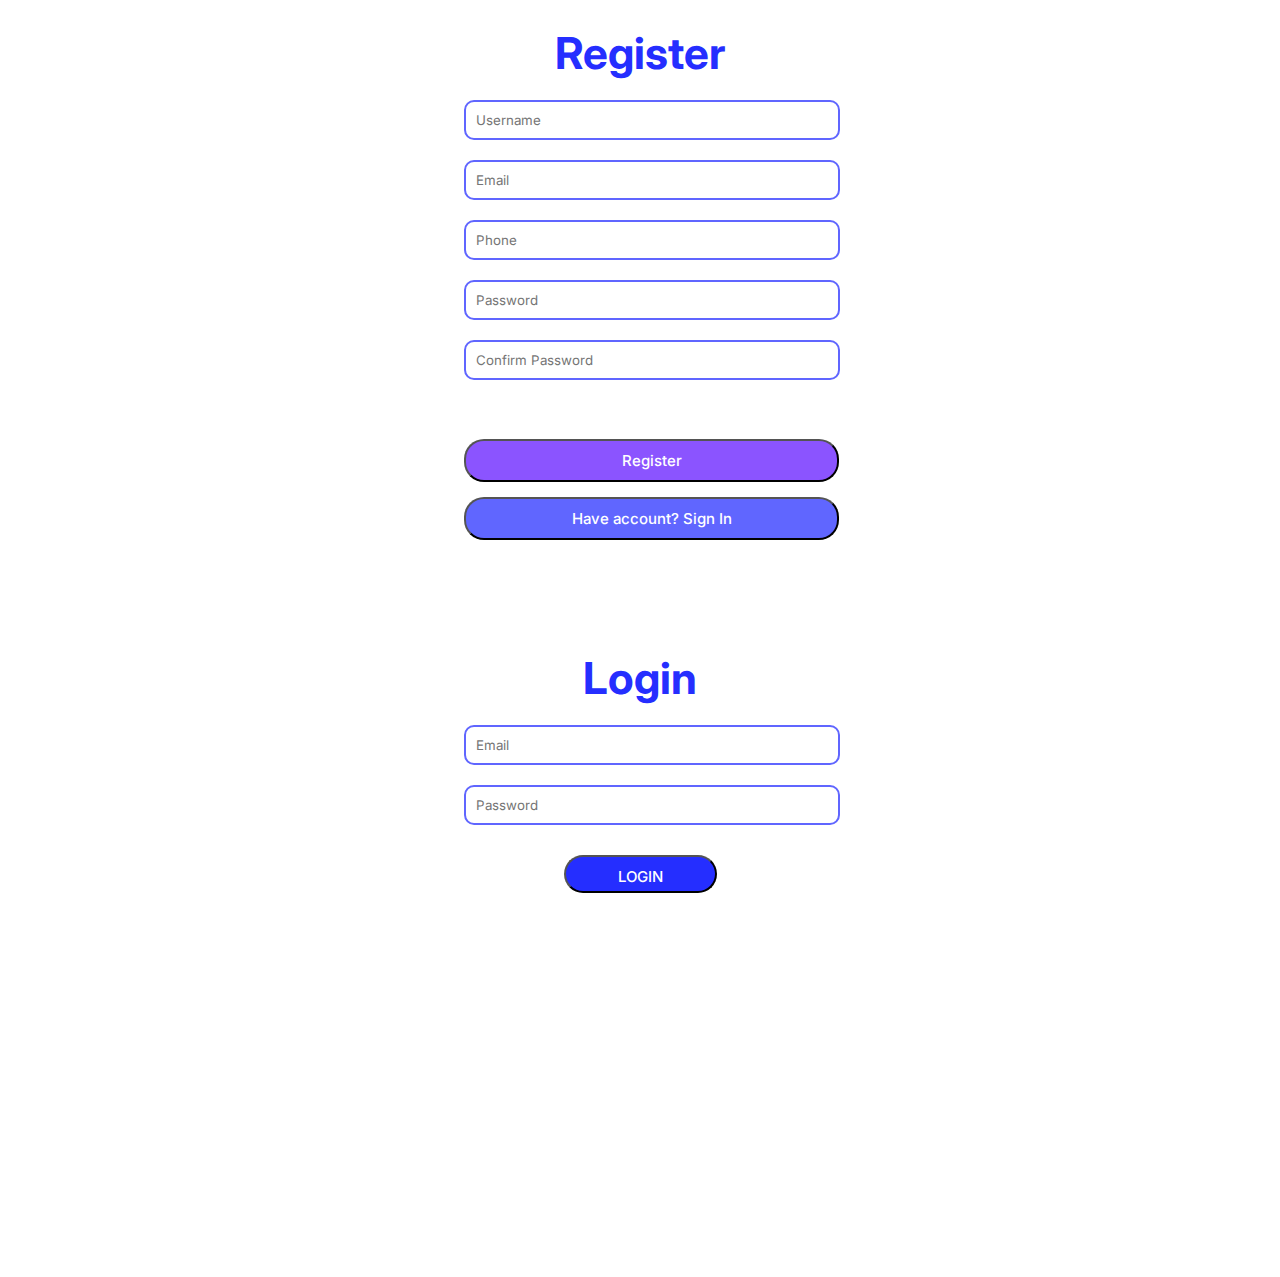
<file: Client/index.html>
<!DOCTYPE html>
<html lang="en">

<head>
    <meta charset="UTF-8">
    <meta name="viewport" content="width=device-width, initial-scale=1.0">
    <title>Document</title>
    <link rel="stylesheet" href="./style.css">
    <link rel="preconnect" href="https://fonts.googleapis.com">
    <link rel="preconnect" href="https://fonts.gstatic.com" crossorigin>
    <link href="https://fonts.googleapis.com/css2?family=Inter:wght@500;700&family=K2D:wght@400;700&display=swap"
        rel="stylesheet">
</head>

<body>
    <div class="registr_form">
        <h1>Register</h1>
        <input class="username" placeholder="Username" type="text">
        <input class="email" placeholder="Email" type="text">
        <input class="phone" placeholder="Phone" type="text">
        <input class="password" placeholder="Password" type="text">
        <input class="confirm_password" placeholder="Confirm Password" type="text">

        <button class="regist_button">Register</button>
        <button class="sign_in">Have account? Sign In</button>
    </div>

    <div class="auth_form">
        <h1>Login</h1>
        <input class="auth_email" placeholder="Email" type="text">
        <input class="auth_password" placeholder="Password" type="text">

        <button class="login_button">LOGIN</button>
    </div>

    <div> </div>

    <script src="./app.js"></script>
</body>

</html>
</file>
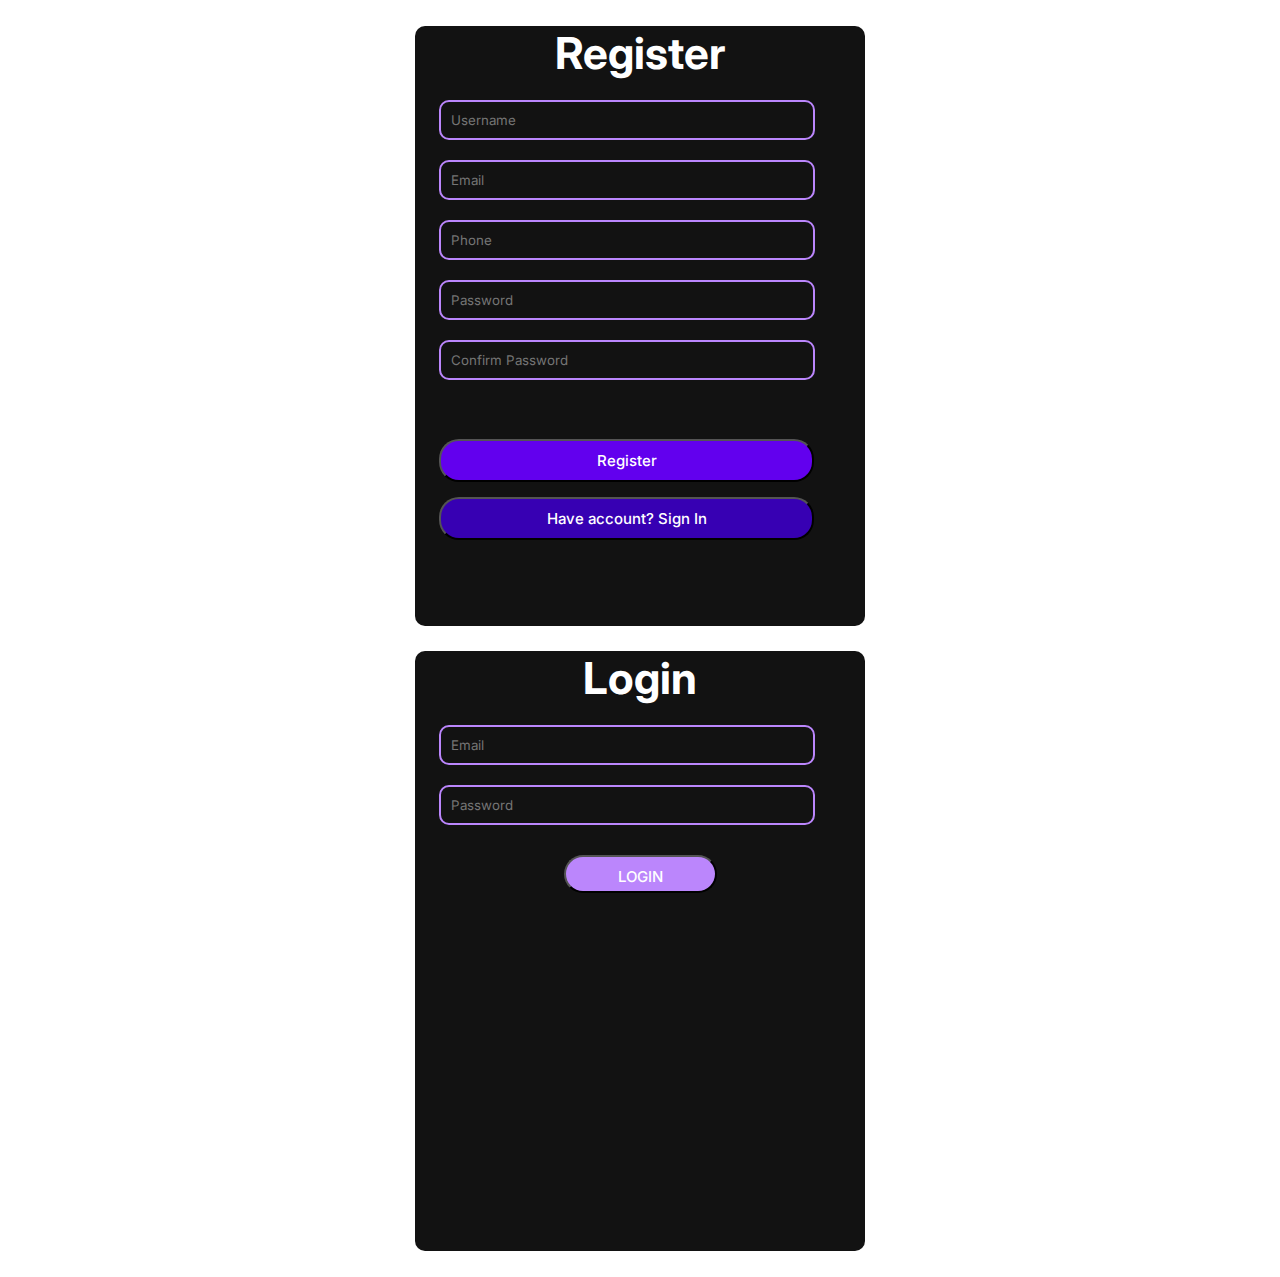
<file: Client/index2.html>
<!DOCTYPE html>
<html lang="en">

<head>
    <meta charset="UTF-8">
    <meta name="viewport" content="width=device-width, initial-scale=1.0">
    <title>Document</title>
    <link rel="stylesheet" href="./style2.css">
    <link rel="preconnect" href="https://fonts.googleapis.com">
    <link rel="preconnect" href="https://fonts.gstatic.com" crossorigin>
    <link href="https://fonts.googleapis.com/css2?family=Inter:wght@500;700&family=K2D:wght@400;700&display=swap"
        rel="stylesheet">
</head>

<body>
    <div class="registr_form">
        <h1>Register</h1>
        <input class="username" placeholder="Username" type="text">
        <input class="email" placeholder="Email" type="text">
        <input class="phone" placeholder="Phone" type="text">
        <input class="password" placeholder="Password" type="text">
        <input class="confirm_password" placeholder="Confirm Password" type="text">

        <button class="regist_button">Register</button>
        <button class="sign_in">Have account? Sign In</button>
    </div>

    <div class="auth_form">
        <h1>Login</h1>
        <input class="auth_email" placeholder="Email" type="text">
        <input class="auth_password" placeholder="Password" type="text">

        <button class="login_button">LOGIN</button>
    </div>

    <div> </div>

    <script src="./app2.js"></script>
</body>

</html>
</file>
<file: Client/style.css>
* {
    margin: 0;
    padding: 0;
    font-family: 'Inter';
    font-style: normal;
}

.registr_form, .auth_form {
    margin: 2% auto;
    width: 400px;
    height: 600px;
    border-radius: 10px;
    background: #FFF;
    display: flex;
    flex-direction: column;
}

h1 {
    color: #252EFF;
    font: 700 44px 'Inter';
    text-align: center;
}

input {
    width: 352px;
    padding: 10px;
    border-radius: 10px;
    border: 2px solid #6066FF;
    margin-left: 24px;
    margin-top: 20px;
    color: rgba(0, 0, 0, 0.70);
}

button {
    width: 375px;
    padding: 10px;
    border-radius: 20px;
    color: #FFF;
    font: 500 15px 'Inter';
    margin-left: 24px
}

.regist_button {
    background: #8B54FF;
    margin-top: 59px;
}

.sign_in {
    margin-top: 15px;
    background: #6066FF;
}

.login_button {
    border-radius: 20px;
    background: #252EFF;
    width: 153px;
    height: 38px;
    padding: 10px;
    margin: 30px auto;
}
</file>
<file: Client/style2.css>
* {
    margin: 0;
    padding: 0;
    font-family: 'Inter';
    font-style: normal;
}

.registr_form,
.auth_form {
    margin: 2% auto;
    width: 450px;
    height: 600px;
    border-radius: 10px;
    background: #121212;
    display: flex;
    flex-direction: column;
}

h1 {
    color: #FFF;
    font: 700 44px 'Inter';
    text-align: center;
}

input {
    width: 352px;
    padding: 10px;
    background: #121212;
    border-radius: 10px;
    border: 2px solid #BB86FC;
    margin-left: 24px;
    margin-top: 20px;
    color: rgba(255, 255, 255, 0.87);
}

button {
    width: 375px;
    padding: 10px;
    border-radius: 20px;
    color: #FFF;
    font: 500 15px 'Inter';
    margin-left: 24px
}

.regist_button {
    margin-top: 59px;
    background: #6200EE;
}

.sign_in {
    margin-top: 15px;
background: #3700B3;
}

.login_button {
    border-radius: 20px;
    background: #BB86FC;
    width: 153px;
    height: 38px;
    padding: 10px;
    margin: 30px auto;
}
</file>
